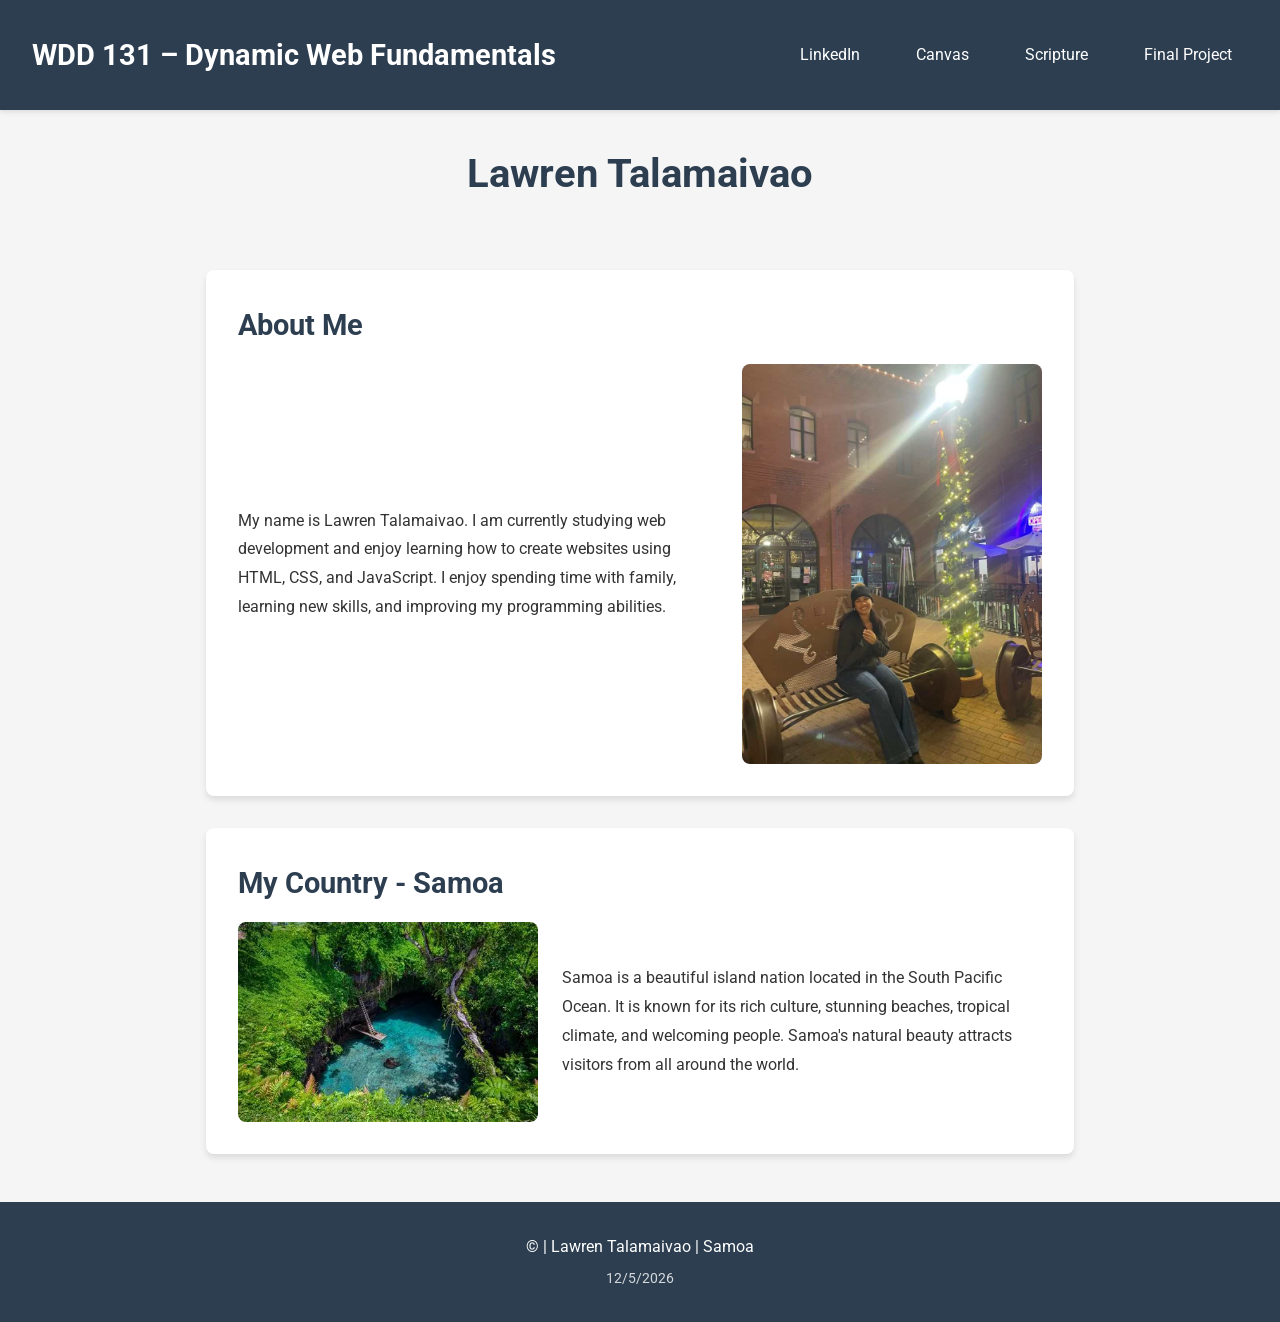
<file: index.html>
<!DOCTYPE html>
<html lang="en">
<head>
    <meta charset="UTF-8">
    <meta name="viewport" content="width=device-width, initial-scale=1.0">
    <title>WDD 131 – Dynamic Web Fundamentals – Lawren Talamaivao</title>

    <meta name="description" content="WDD 131 – Dynamic Web Fundamentals, Lawren Talamaivao, HTML, CSS, JavaScript, Samoa, Web Development">
    <meta name="author" content="Lawren Talamaivao">

    <link rel="preconnect" href="https://fonts.googleapis.com">
    <link rel="preconnect" href="https://fonts.gstatic.com" crossorigin>
    <link rel="stylesheet" href="styles/base.css">

    <script src="scripts/getdates.js" defer></script>

    <link href="https://fonts.googleapis.com/css2?family=Roboto:wght@300;400;700&display=swap" rel="stylesheet">
</head>

<body>

    <header>
        <span id="course-title">WDD 131 – Dynamic Web Fundamentals</span>

        <nav>
            <a href="https://www.linkedin.com/in/yourprofile" target="_blank">LinkedIn</a>
            <a href="https://byupw.instructure.com/" target="_blank">Canvas</a>
            <a href="https://www.churchofjesuschrist.org/study/scriptures/bofm/1-ne/3?lang=eng&id=p7#p7" target="_blank">Scripture</a>
            <a href="#final-project">Final Project</a>
        </nav>
    </header>

    <main>
        <h1>Lawren Talamaivao</h1>

        <section class="card">
            <h2>About Me</h2>

            <div class="content">
                <p>
                    My name is Lawren Talamaivao. I am currently studying web development
                    and enjoy learning how to create websites using HTML, CSS, and JavaScript.
                    I enjoy spending time with family, learning new skills, and improving my
                    programming abilities.
                </p>

                <img src="images/profile.jpg" alt="Lawren Talamaivao profile photo">
            </div>
        </section>

        <section class="card">
            <h2>My Country - Samoa</h2>

            <div class="content">
                <img src="images/samoa.jpg" alt="Samoa landscape">

                <p>
                    Samoa is a beautiful island nation located in the South Pacific Ocean.
                    It is known for its rich culture, stunning beaches, tropical climate,
                    and welcoming people. Samoa's natural beauty attracts visitors from all
                    around the world.
                </p>
            </div>
        </section>
    </main>

    <footer>
        <p>
            © <span id="currentyear"></span> | Lawren Talamaivao | Samoa
        </p>

        <p id="lastModified"></p>
    </footer>

</body>
</html>
</file>
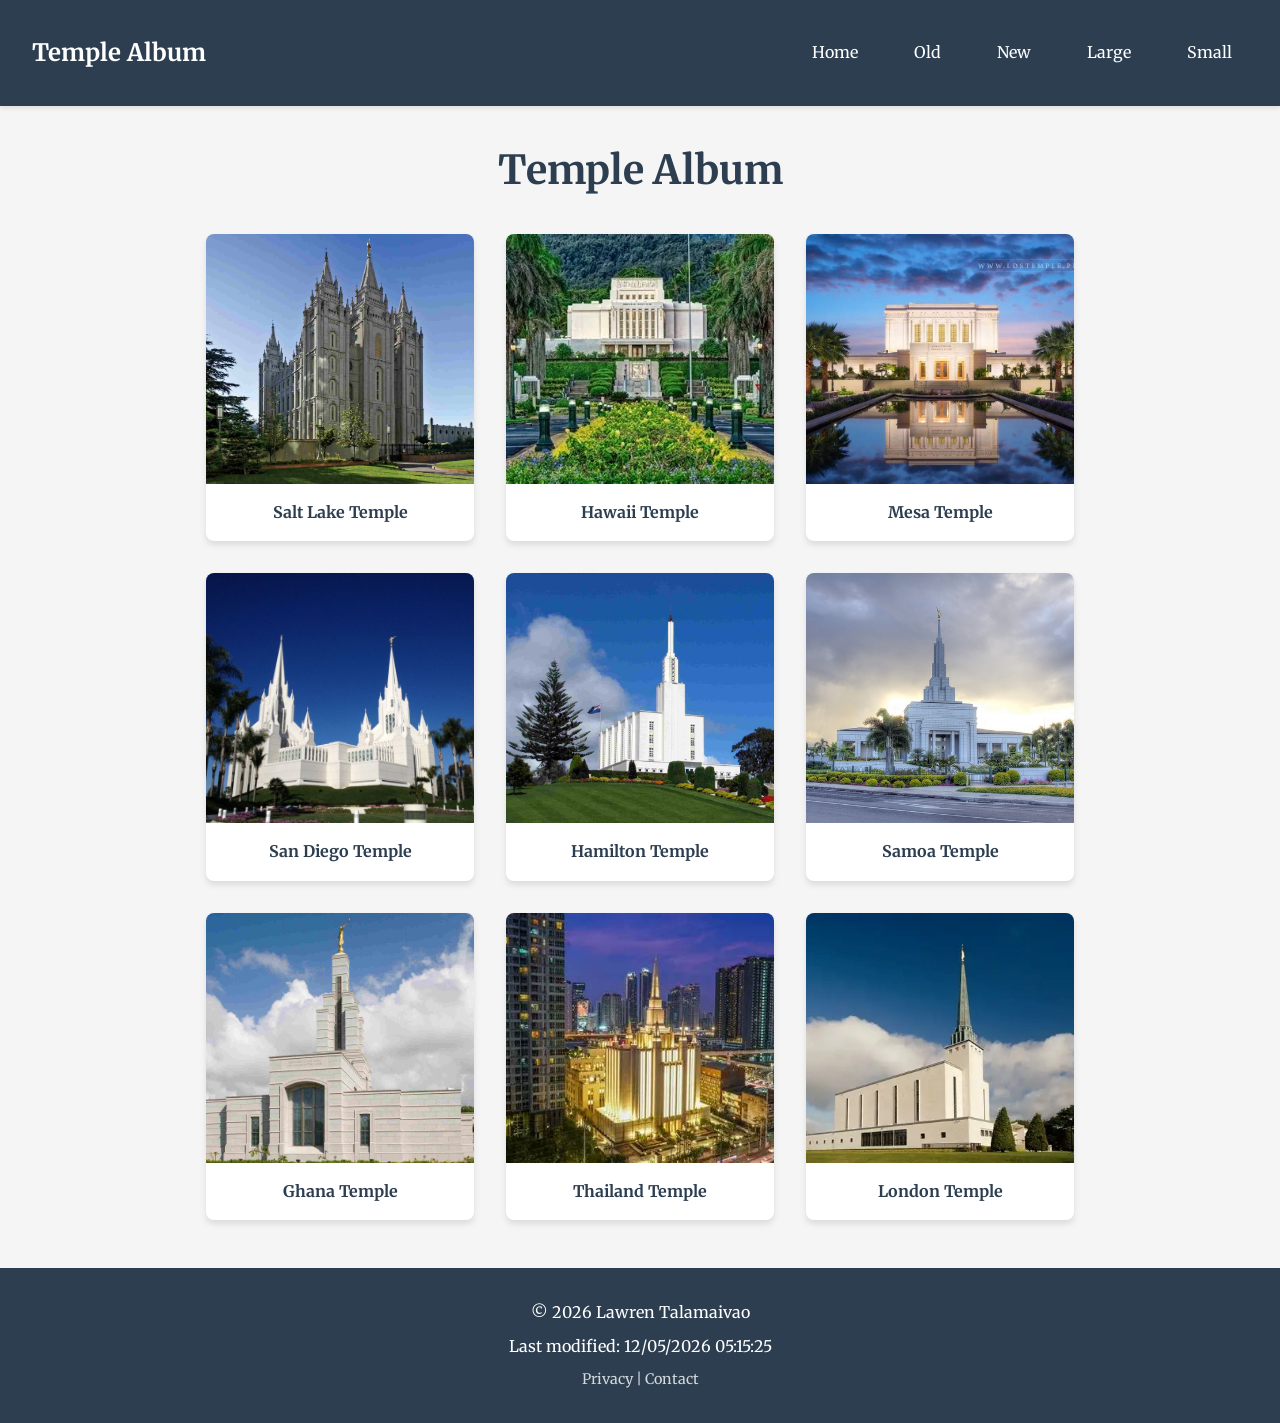
<file: temples.html>
<!doctype html>
<html lang="en">
<head>
  <meta charset="utf-8">
  <meta name="viewport" content="width=device-width, initial-scale=1">
  <meta name="description" content="Browse a curated collection of beautiful temples from around the world.">
  <meta name="author" content="Lawren Talamaivao">
  <title>Temple Album</title>

  <!-- Google Fonts -->
  <link rel="preconnect" href="https://fonts.googleapis.com">
  <link rel="preconnect" href="https://fonts.gstatic.com" crossorigin>
  <link href="https://fonts.googleapis.com/css2?family=Merriweather:wght@400;700&family=Open+Sans:wght@300;400;600&display=swap" rel="stylesheet">

  <!-- Mobile-first CSS -->
  <link rel="stylesheet" href="styles/temples.css">
  <link rel="stylesheet" href="styles/temples-large.css" media="screen and (min-width: 48em)">

  <!-- Deferred JavaScript -->
  <script defer src="scripts/temples.js"></script>
</head>
<body>
  <header>
    <div class="site-title">Temple Album</div>
    <button id="menu-toggle" class="menu-toggle">☰</button>
    <nav id="nav-menu">
      <a href="index.html">Home</a>
      <a href="#old">Old</a>
      <a href="#new">New</a>
      <a href="#large">Large</a>
      <a href="#small">Small</a>
    </nav>
  </header>

  <main>
    <h1>Temple Album</h1>

    <!-- At least nine figure elements with placeholder images and captions -->
    <section class="temples">
      <figure>
        <img src="images/salt-lake-temple.jpg" alt="Salt Lake Temple">
        <figcaption>Salt Lake Temple</figcaption>
      </figure>
      <figure>
        <img src="images/hawaii-temple.jpg" alt="Hawaii Temple">
        <figcaption>Hawaii Temple</figcaption>
      </figure>
      <figure>
        <img src="images/mesa-temple.jpg" alt="Mesa Temple">
        <figcaption>Mesa Temple</figcaption>
      </figure>
      <figure>
        <img src="images/san-diego-temple.jpg" alt="San Diego Temple">
        <figcaption>San Diego Temple</figcaption>
      </figure>
      <figure>
        <img src="images/hamilton-temple.jpg" alt="Hamilton Temple">
        <figcaption>Hamilton Temple</figcaption>
      </figure>
      <figure>
        <img src="images/samoa-temple.jpg" alt="Samoa Temple">
        <figcaption>Samoa Temple</figcaption>
      </figure>
      <figure>
        <img src="images/ghana-temple.jpg" alt="Ghana Temple">
        <figcaption>Ghana Temple</figcaption>
      </figure>
      <figure>
        <img src="images/thailand-temple.jpg" alt="Thailand Temple">
        <figcaption>Thailand Temple</figcaption>
      </figure>
      <figure>
        <img src="images/london-temple.jpg" alt="London Temple">
        <figcaption>London Temple</figcaption>
      </figure>
    </section>
  </main>

  <footer>
    <p>&copy; <span id="copyright-year"></span> Lawren Talamaivao</p>
    <p>Last modified: <span id="last-modified"></span></p>
    <p><a href="privacy.html">Privacy</a> | <a href="contact.html">Contact</a></p>
  </footer>
</body>
</html>
</file>
<file: styles/base.css>
/* Global Styles */
* {
    margin: 0;
    padding: 0;
    box-sizing: border-box;
}

html {
    scroll-behavior: smooth;
}

body {
    font-family: 'Roboto', sans-serif;
    font-weight: 400;
    font-size: 16px;
    line-height: 1.6;
    color: #333;
    background-color: #f5f5f5;
}

/* Header Styles */
header {
    background-color: #2c3e50;
    color: white;
    padding: 2rem;
    display: flex;
    justify-content: space-between;
    align-items: center;
    box-shadow: 0 2px 5px rgba(0, 0, 0, 0.1);
}

#course-title {
    font-size: 1.8rem;
    font-weight: 700;
}

nav {
    display: flex;
    gap: 1.5rem;
}

nav a {
    color: white;
    text-decoration: none;
    font-weight: 400;
    padding: 0.5rem 1rem;
    border-radius: 4px;
    transition: color 0.3s ease, background-color 0.3s ease;
}

nav a:hover {
    color: #3498db;
    background-color: rgba(52, 152, 219, 0.1);
}

nav a:focus {
    outline: 2px solid #3498db;
    outline-offset: 2px;
}

/* Main Content */
main {
    max-width: 900px;
    margin: 2rem auto;
    padding: 0 1rem;
    display: grid;
    grid-template-columns: 1fr;
    gap: 2rem;
}

h1 {
    font-size: 2.5rem;
    font-weight: 700;
    margin-bottom: 2rem;
    text-align: center;
    color: #2c3e50;
    grid-column: 1 / -1;
}

h2 {
    font-size: 1.8rem;
    font-weight: 700;
    color: #2c3e50;
    margin-bottom: 1rem;
}

/* Card Styles */
.card {
    background-color: white;
    border-radius: 8px;
    padding: 2rem;
    box-shadow: 0 4px 6px rgba(0, 0, 0, 0.1);
    transition: box-shadow 0.3s ease;
}

.card:hover {
    box-shadow: 0 6px 12px rgba(0, 0, 0, 0.15);
}

.content {
    display: flex;
    gap: 1.5rem;
    align-items: center;
}

.content img {
    width: 100%;
    max-width: 300px;
    height: auto;
    border-radius: 8px;
    object-fit: cover;
}

.content p {
    flex: 1;
    line-height: 1.8;
}

/* Footer Styles */
footer {
    background-color: #2c3e50;
    color: white;
    text-align: center;
    padding: 2rem;
    margin-top: 3rem;
}

footer p {
    margin-bottom: 0.5rem;
}

footer p:last-child {
    margin-bottom: 0;
    font-size: 0.9rem;
    opacity: 0.8;
}

/* Responsive Design */
@media (max-width: 768px) {
    header {
        flex-direction: column;
        text-align: center;
        gap: 1rem;
    }

    #course-title {
        font-size: 1.4rem;
    }

    nav {
        gap: 1rem;
        flex-wrap: wrap;
        justify-content: center;
    }

    h1 {
        font-size: 1.8rem;
    }

    h2 {
        font-size: 1.4rem;
    }

    .content {
        flex-direction: column;
        text-align: center;
    }

    .content img {
        max-width: 100%;
    }

    .card {
        padding: 1.5rem;
    }
}

@media (max-width: 480px) {
    header {
        padding: 1rem;
    }

    #course-title {
        font-size: 1.1rem;
    }

    nav {
        gap: 0.5rem;
    }

    nav a {
        font-size: 0.9rem;
        padding: 0.4rem 0.8rem;
    }

    h1 {
        font-size: 1.5rem;
        margin-bottom: 1rem;
    }

    h2 {
        font-size: 1.2rem;
    }

    main {
        padding: 0 0.5rem;
    }

    .card {
        padding: 1rem;
    }
}
</file>
<file: styles/temples.css>
/* Global Styles */
* {
    margin: 0;
    padding: 0;
    box-sizing: border-box;
}

html {
    scroll-behavior: smooth;
}

body {
    font-family: 'Merriweather', 'Open Sans', sans-serif;
    font-weight: 400;
    font-size: 16px;
    line-height: 1.6;
    color: #333;
    background-color: #f5f5f5;
}

/* Header Styles */
header {
    background-color: #2c3e50;
    color: white;
    padding: 2rem;
    display: flex;
    justify-content: space-between;
    align-items: center;
    box-shadow: 0 2px 5px rgba(0, 0, 0, 0.1);
    flex-wrap: wrap;
}

.site-title {
    font-size: 1.5rem;
    font-weight: 700;
}

/* Hamburger Menu Button */
.menu-toggle {
    display: none;
    background: none;
    border: none;
    color: white;
    font-size: 1.5rem;
    cursor: pointer;
    padding: 0.5rem;
    align-self: center;
}

.menu-toggle:hover {
    color: #3498db;
}

h1 {
    font-size: 2.5rem;
    font-weight: 700;
    margin-bottom: 2rem;
    text-align: center;
    color: #2c3e50;
    width: 100%;
}

/* Use Flexbox on the nav element */
nav {
    display: flex;
    gap: 1.5rem;
    align-items: center;
    flex-wrap: wrap;
    justify-content: center;
}

nav a {
    color: white;
    text-decoration: none;
    font-weight: 400;
    padding: 0.5rem 1rem;
    border-radius: 4px;
    transition: color 0.3s ease, background-color 0.3s ease;
}

/* Hover effect on navigation elements */
nav a:hover {
    color: #3498db;
    background-color: rgba(52, 152, 219, 0.1);
}

nav a:focus {
    outline: 2px solid #3498db;
    outline-offset: 2px;
}

/* Mobile Menu Hidden by Default */
@media (max-width: 768px) {
    header {
        flex-direction: column;
        align-items: flex-start;
        gap: 1rem;
    }

    .site-title {
        width: 100%;
    }

    .menu-toggle {
        display: block;
        position: absolute;
        top: 2rem;
        right: 2rem;
    }

    nav {
        display: none;
        flex-direction: column;
        gap: 0;
        width: 100%;
        background-color: #34495e;
        border-radius: 4px;
        overflow: hidden;
    }

    nav.active {
        display: flex;
    }

    nav a {
        width: 100%;
        padding: 1rem;
        border-radius: 0;
        border-bottom: 1px solid rgba(255, 255, 255, 0.1);
    }

    nav a:last-child {
        border-bottom: none;
    }
}

/* Main Content */
main {
    max-width: 900px;
    margin: 2rem auto;
    padding: 0 1rem;
    width: 100%;
}

.temples {
    display: grid;
    grid-template-columns: repeat(auto-fit, minmax(250px, 1fr));
    gap: 2rem;
}

h2 {
    font-size: 1.8rem;
    font-weight: 700;
    color: #2c3e50;
    margin-bottom: 1rem;
    grid-column: 1 / -1;
}

figure {
    background-color: white;
    border-radius: 8px;
    overflow: hidden;
    box-shadow: 0 4px 6px rgba(0, 0, 0, 0.1);
    transition: transform 0.3s ease, box-shadow 0.3s ease;
}

figure:hover {
    transform: translateY(-5px);
    box-shadow: 0 6px 12px rgba(0, 0, 0, 0.15);
}

figure img {
    width: 100%;
    height: 250px;
    object-fit: cover;
    display: block;
}

figcaption {
    padding: 1rem;
    text-align: center;
    font-weight: 700;
    color: #2c3e50;
}

/* Footer Styles */
footer {
    background-color: #2c3e50;
    color: white;
    text-align: center;
    padding: 2rem;
    margin-top: 3rem;
}

footer p {
    margin-bottom: 0.5rem;
}

footer p:last-child {
    margin-bottom: 0;
    font-size: 0.9rem;
    opacity: 0.8;
}

footer a {
    color: white;
    text-decoration: none;
}

footer a:hover {
    text-decoration: underline;
}
</file>
<file: styles/temples-large.css>
/* Large Screen Responsive Design */
@media (min-width: 1200px) {
    main {
        grid-template-columns: repeat(3, 1fr);
    }
}

/* Tablet/Medium Screen */
@media (max-width: 768px) {
    header {
        flex-direction: column;
        text-align: center;
        gap: 1rem;
    }

    nav {
        gap: 1rem;
        flex-wrap: wrap;
        justify-content: center;
    }

    h1 {
        font-size: 1.8rem;
    }

    h2 {
        font-size: 1.4rem;
    }

    main {
        grid-template-columns: repeat(auto-fit, minmax(200px, 1fr));
        gap: 1.5rem;
    }

    figure img {
        height: 200px;
    }
}

/* Small Screen/Mobile */
@media (max-width: 480px) {
    header {
        padding: 1rem;
    }

    nav {
        gap: 0.5rem;
    }

    nav a {
        font-size: 0.9rem;
        padding: 0.4rem 0.8rem;
    }

    h1 {
        font-size: 1.5rem;
        margin-bottom: 1rem;
    }

    h2 {
        font-size: 1.2rem;
    }

    main {
        grid-template-columns: 1fr;
        padding: 0 0.5rem;
        gap: 1rem;
    }

    figure img {
        height: 180px;
    }

    figcaption {
        padding: 0.75rem;
        font-size: 0.95rem;
    }
}
</file>
